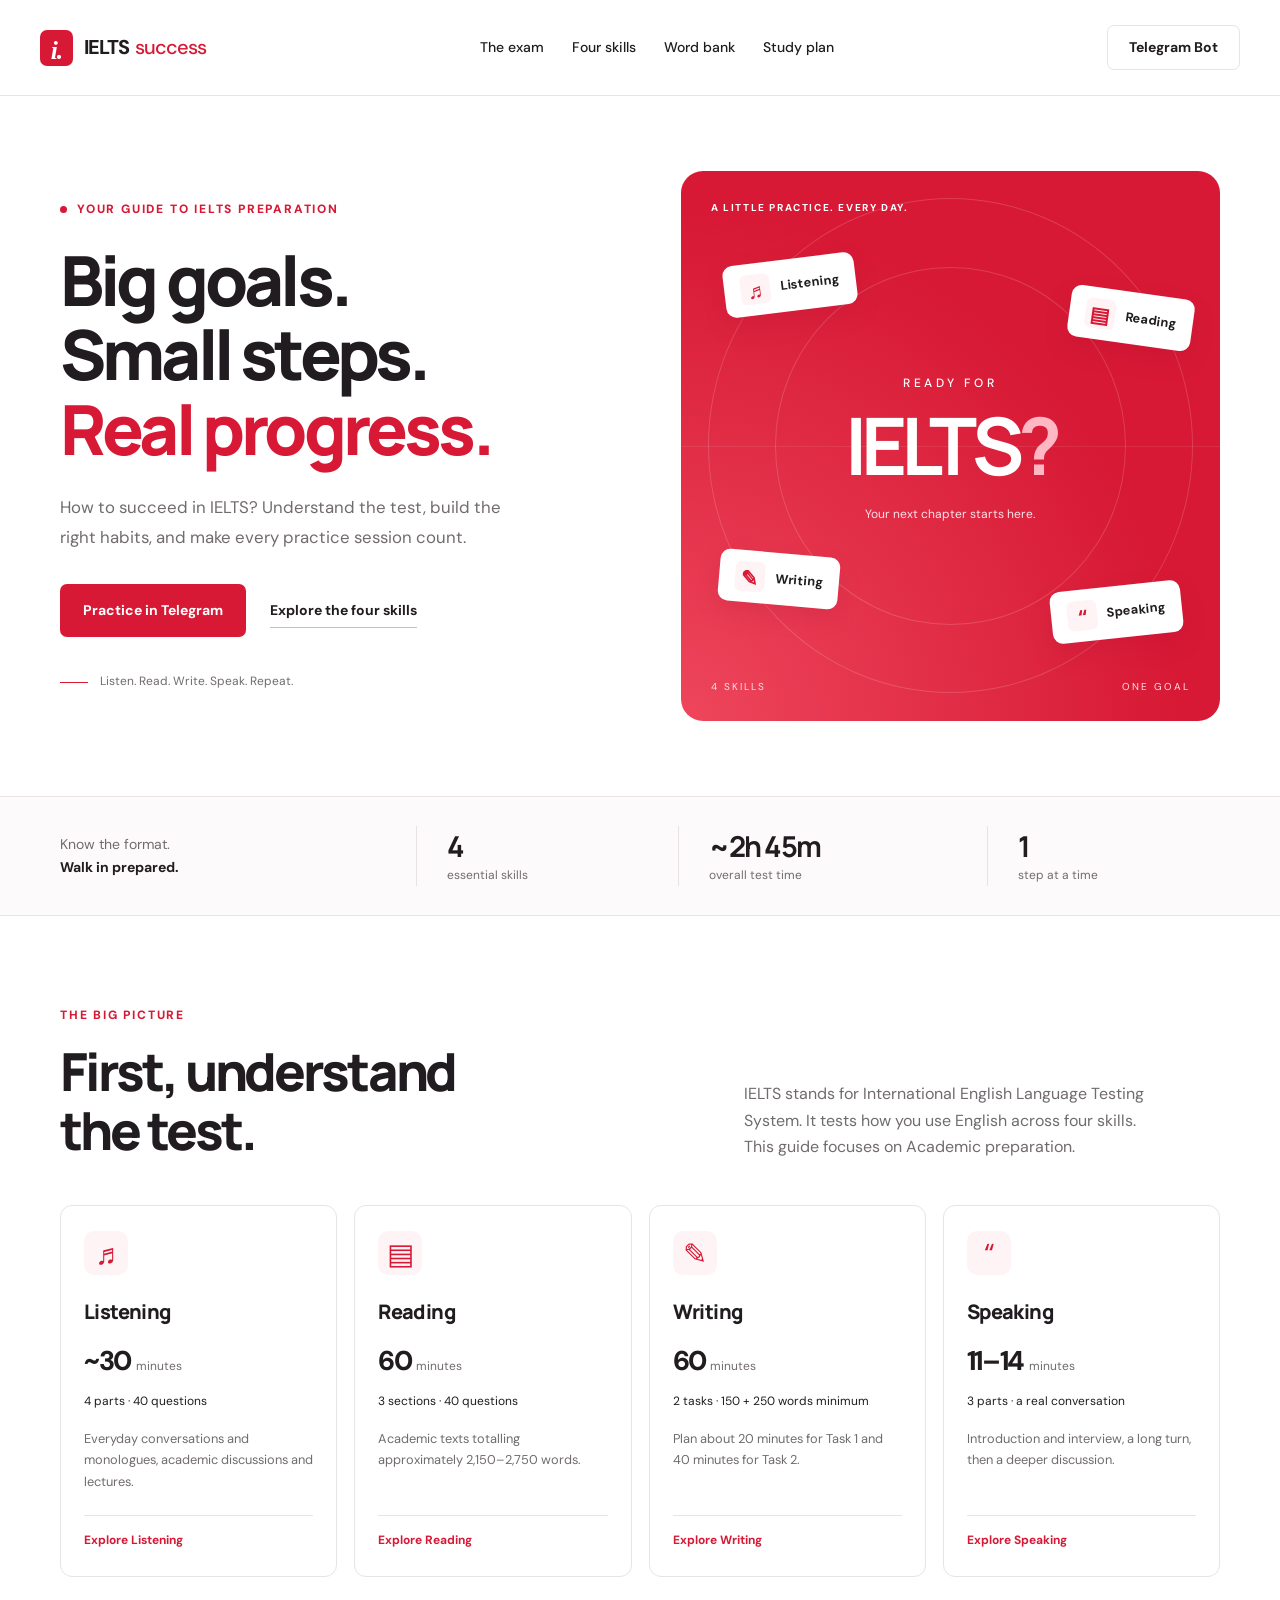
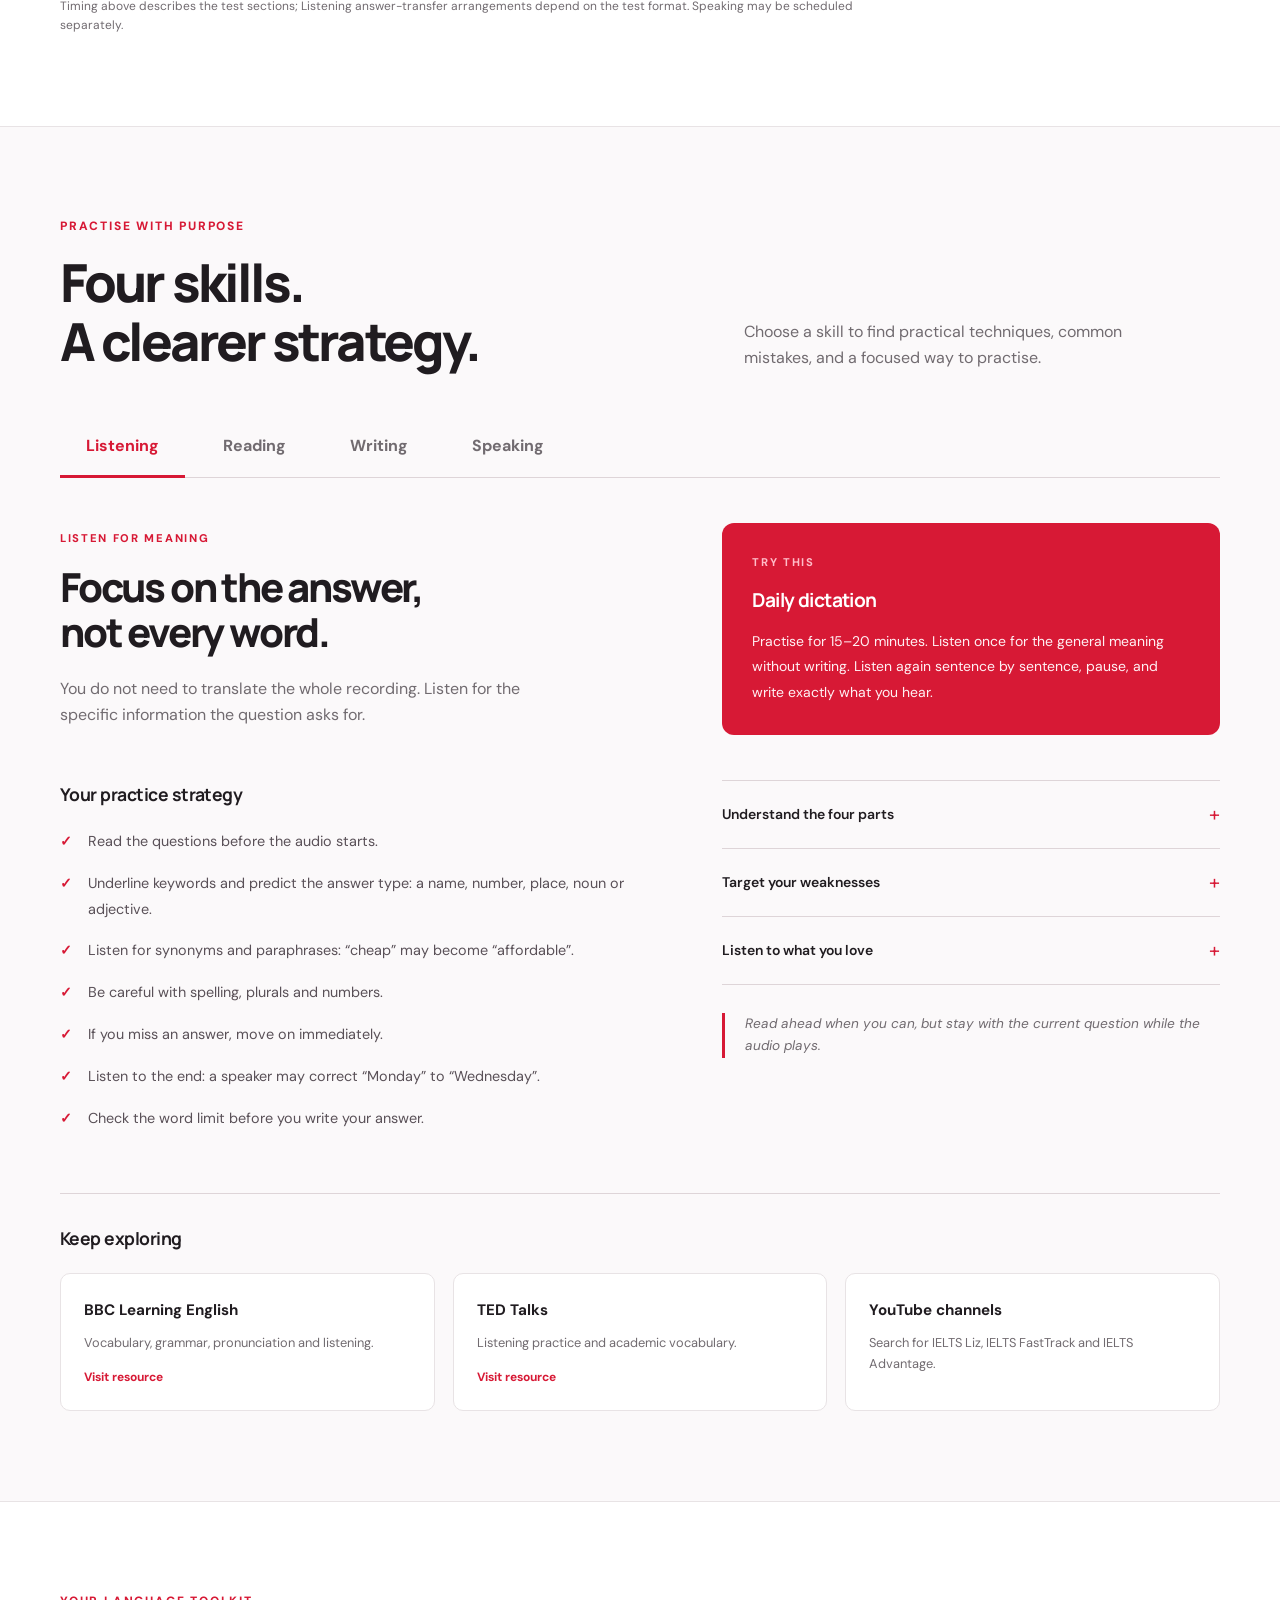
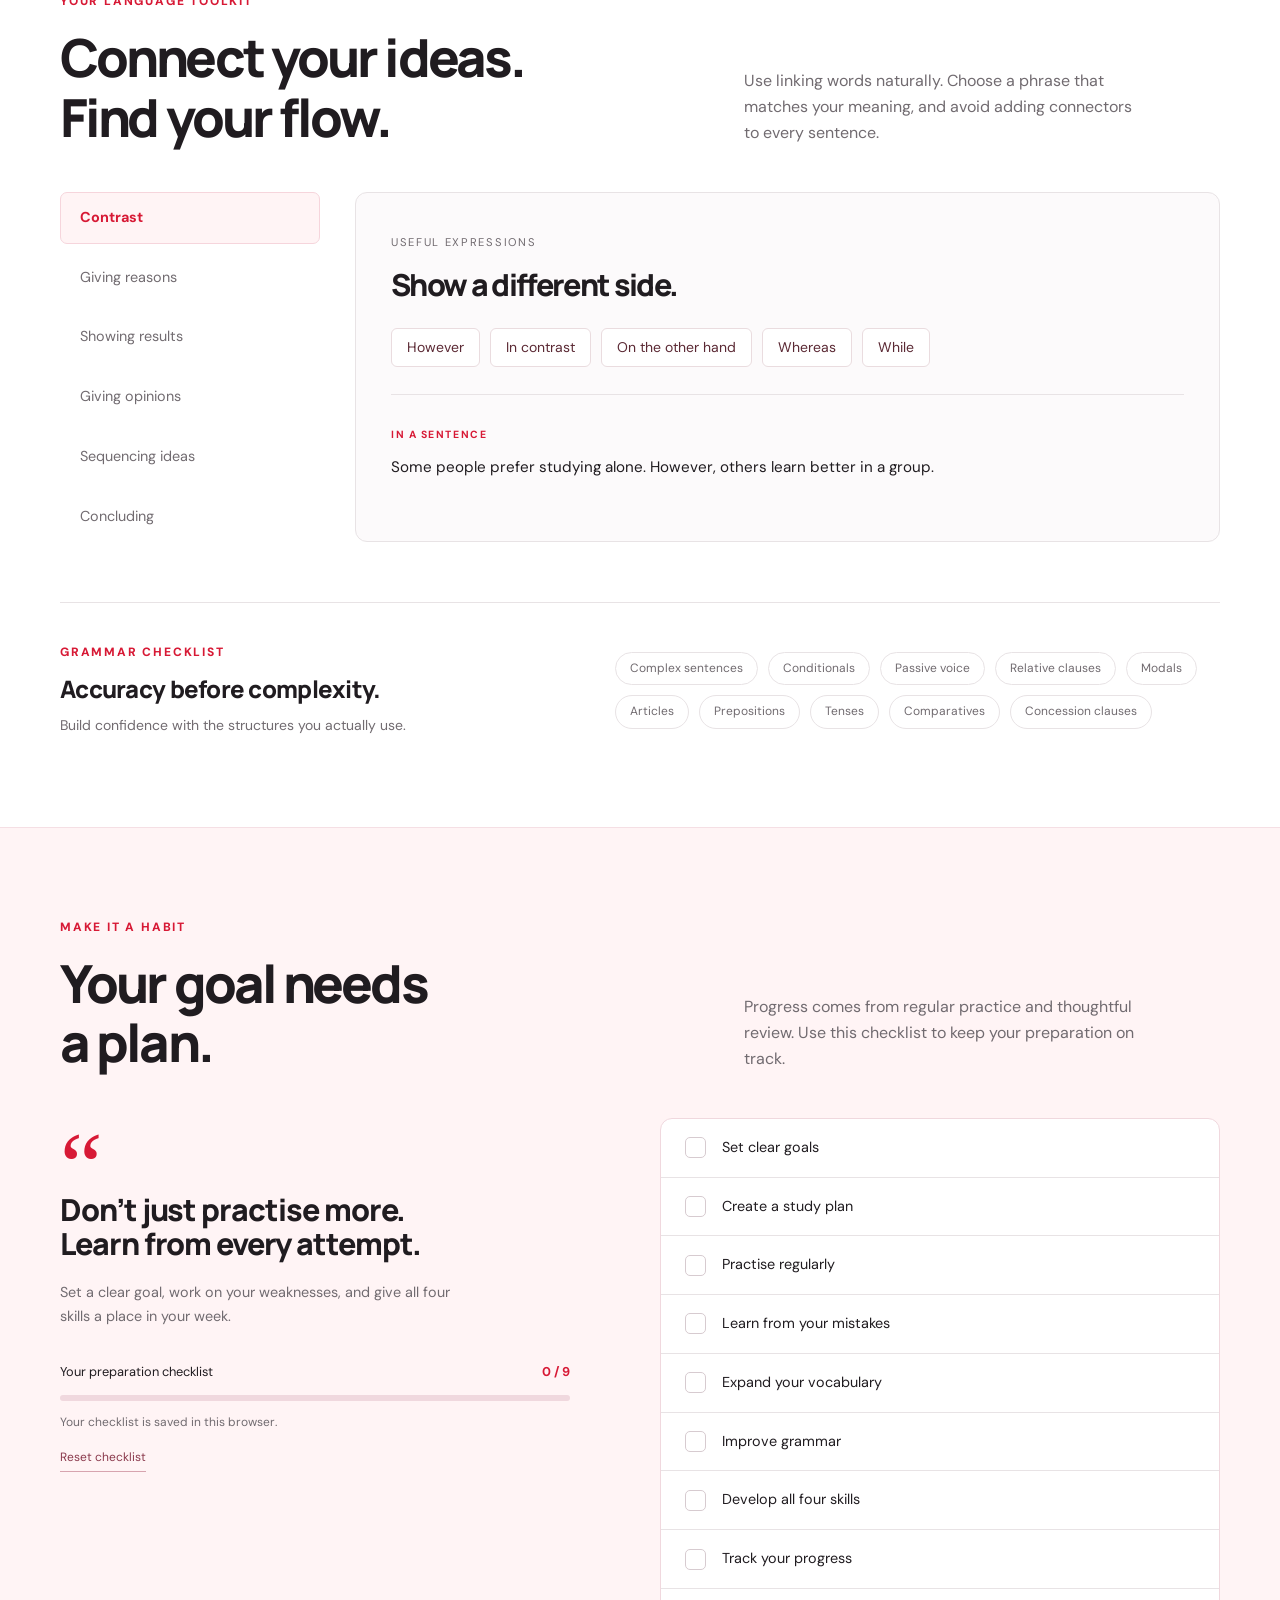
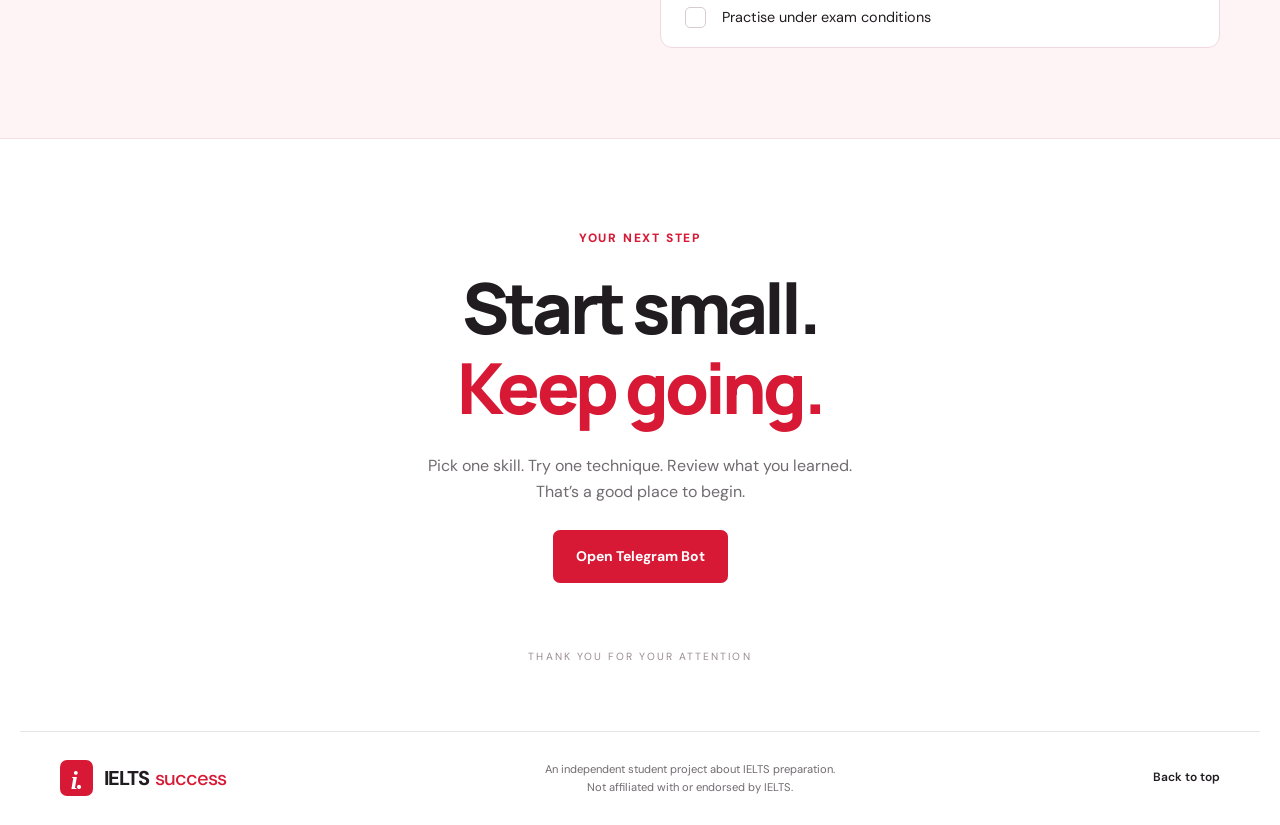
<file: index.html>
<!doctype html>
<html lang="en">
<head><meta charset="UTF-8"><meta name="viewport" content="width=device-width, initial-scale=1"><meta name="theme-color" content="#d71935"><title>IELTS Success — Your preparation starts here</title><meta name="description" content="A practical student guide to IELTS: listening, reading, writing, speaking and the habits that help you improve."><link rel="stylesheet" href="style.css"><script src="app.js" defer></script></head>
<body>
<a class="skip" href="#main">Skip to content</a>
<header><a class="brand" href="#"><span class="brand-icon">i.</span> IELTS<span>success</span></a><nav aria-label="Main navigation"><a href="#about">The exam</a><a href="#skills">Four skills</a><a href="#toolkit">Word bank</a><a href="#plan">Study plan</a></nav><a class="header-cta" href="https://t.me/IELTSuccessBot" target="_blank" rel="noopener noreferrer">Telegram Bot</a></header>
<main id="main">
<section class="hero wrap"><div class="hero-copy"><p class="eyebrow"><span></span> YOUR GUIDE TO IELTS PREPARATION</p><h1>Big goals.<br>Small steps.<br><em>Real progress.</em></h1><p class="intro">How to succeed in IELTS? Understand the test, build the right habits, and make every practice session count.</p><div class="hero-actions"><a class="button" href="https://t.me/IELTSuccessBot" target="_blank" rel="noopener noreferrer">Practice in Telegram</a><a class="text-link" href="#skills">Explore the four skills</a></div><div class="hero-note"><span class="mini-line"></span> Listen. Read. Write. Speak. Repeat.</div></div><div class="hero-art" aria-label="Four skills, one goal: IELTS"><div class="orbit orbit-one"></div><div class="orbit orbit-two"></div><div class="art-label">A LITTLE PRACTICE. EVERY DAY.</div><div class="art-center"><span>READY FOR</span><strong>IELTS<span>?</span></strong><p>Your next chapter starts here.</p></div><div class="floating f-listen"><span class="icon">♬</span> Listening</div><div class="floating f-read"><span class="icon">▤</span> Reading</div><div class="floating f-write"><span class="icon">✎</span> Writing</div><div class="floating f-speak"><span class="icon">“</span> Speaking</div><div class="art-bottom"><span>4 SKILLS</span><span>ONE GOAL</span></div></div></section>
<section class="exam-strip"><div class="wrap strip-inner"><p>Know the format.<br><strong>Walk in prepared.</strong></p><div><strong>4</strong><span>essential skills</span></div><div><strong>~2h 45m</strong><span>overall test time</span></div><div><strong>1</strong><span>step at a time</span></div></div></section>
<section class="section wrap" id="about"><div class="section-heading"><div><p class="eyebrow">THE BIG PICTURE</p><h2>First, understand<br>the test.</h2></div><p>IELTS stands for International English Language Testing System. It tests how you use English across four skills. This guide focuses on Academic preparation.</p></div><div class="format-grid"><a href="#skills" class="format-card" data-open="listening"><span class="format-symbol">♬</span><h3>Listening</h3><div class="card-stat">~30 <span>minutes</span></div><p>4 parts · 40 questions</p><small>Everyday conversations and monologues, academic discussions and lectures.</small><span class="card-link">Explore Listening</span></a><a href="#skills" class="format-card" data-open="reading"><span class="format-symbol">▤</span><h3>Reading</h3><div class="card-stat">60 <span>minutes</span></div><p>3 sections · 40 questions</p><small>Academic texts totalling approximately 2,150–2,750 words.</small><span class="card-link">Explore Reading</span></a><a href="#skills" class="format-card" data-open="writing"><span class="format-symbol">✎</span><h3>Writing</h3><div class="card-stat">60 <span>minutes</span></div><p>2 tasks · 150 + 250 words minimum</p><small>Plan about 20 minutes for Task 1 and 40 minutes for Task 2.</small><span class="card-link">Explore Writing</span></a><a href="#skills" class="format-card" data-open="speaking"><span class="format-symbol">“</span><h3>Speaking</h3><div class="card-stat">11–14 <span>minutes</span></div><p>3 parts · a real conversation</p><small>Introduction and interview, a long turn, then a deeper discussion.</small><span class="card-link">Explore Speaking</span></a></div><p class="fine-print">Timing above describes the test sections; Listening answer-transfer arrangements depend on the test format. Speaking may be scheduled separately.</p></section>
<section class="skills-section" id="skills"><div class="wrap section"><div class="section-heading"><div><p class="eyebrow">PRACTISE WITH PURPOSE</p><h2>Four skills.<br>A clearer strategy.</h2></div><p>Choose a skill to find practical techniques, common mistakes, and a focused way to practise.</p></div><div class="tabs" role="tablist" aria-label="IELTS skills"><button id="tab-listening" role="tab" aria-selected="true" aria-controls="skill-panel" data-skill="listening">Listening</button><button id="tab-reading" role="tab" aria-selected="false" aria-controls="skill-panel" data-skill="reading" tabindex="-1">Reading</button><button id="tab-writing" role="tab" aria-selected="false" aria-controls="skill-panel" data-skill="writing" tabindex="-1">Writing</button><button id="tab-speaking" role="tab" aria-selected="false" aria-controls="skill-panel" data-skill="speaking" tabindex="-1">Speaking</button></div><div id="skill-panel" role="tabpanel" aria-labelledby="tab-listening" tabindex="0"></div></div></section>
<section class="section wrap" id="toolkit"><div class="section-heading"><div><p class="eyebrow">YOUR LANGUAGE TOOLKIT</p><h2>Connect your ideas.<br>Find your flow.</h2></div><p>Use linking words naturally. Choose a phrase that matches your meaning, and avoid adding connectors to every sentence.</p></div><div class="word-layout"><div class="word-filters" aria-label="Phrase categories"><button class="active" data-category="contrast" aria-pressed="true">Contrast</button><button data-category="reasons" aria-pressed="false">Giving reasons</button><button data-category="results" aria-pressed="false">Showing results</button><button data-category="opinions" aria-pressed="false">Giving opinions</button><button data-category="sequence" aria-pressed="false">Sequencing ideas</button><button data-category="conclusion" aria-pressed="false">Concluding</button></div><div class="word-card" id="word-content" aria-live="polite"></div></div><div class="grammar"><div><p class="eyebrow">GRAMMAR CHECKLIST</p><h3>Accuracy before complexity.</h3><p>Build confidence with the structures you actually use.</p></div><div class="grammar-tags"><span>Complex sentences</span><span>Conditionals</span><span>Passive voice</span><span>Relative clauses</span><span>Modals</span><span>Articles</span><span>Prepositions</span><span>Tenses</span><span>Comparatives</span><span>Concession clauses</span></div></div></section>
<section class="plan-section" id="plan"><div class="wrap section"><div class="section-heading"><div><p class="eyebrow">MAKE IT A HABIT</p><h2>Your goal needs<br>a plan.</h2></div><p>Progress comes from regular practice and thoughtful review. Use this checklist to keep your preparation on track.</p></div><div class="plan-layout"><div class="plan-intro"><span class="large-quote">“</span><h3>Don’t just practise more.<br>Learn from every attempt.</h3><p>Set a clear goal, work on your weaknesses, and give all four skills a place in your week.</p><div class="progress-top"><span>Your preparation checklist</span><strong id="progress-label">0 / 9</strong></div><div class="progress-track"><div id="progress-bar"></div></div><p class="save-note" id="save-note">Your checklist is saved in this browser.</p><button class="reset" id="reset-plan">Reset checklist</button></div><div class="checklist" id="checklist"></div></div></div></section>
<section class="closing wrap"><p class="eyebrow">YOUR NEXT STEP</p><h2>Start small.<br><em>Keep going.</em></h2><p>Pick one skill. Try one technique. Review what you learned.<br>That’s a good place to begin.</p><a class="button" href="https://t.me/IELTSuccessBot" target="_blank" rel="noopener noreferrer">Open Telegram Bot</a><div class="thank-you">THANK YOU FOR YOUR ATTENTION</div></section>
</main><footer class="wrap"><a class="brand" href="#"><span class="brand-icon">i.</span> IELTS<span>success</span></a><p>An independent student project about IELTS preparation.<br>Not affiliated with or endorsed by IELTS.</p><a href="#">Back to top</a></footer>
</body></html>
</file>
<file: style.css>
@import url('https://fonts.googleapis.com/css2?family=DM+Sans:wght@400;500;600;700&family=Manrope:wght@400;500;600;700;800&display=swap');
:root{--red:#d71935;--dark:#201c20;--muted:#716b70;--line:#e8e3e5;--pink:#fff4f5;--font:'DM Sans',Arial,sans-serif}*{box-sizing:border-box}html{scroll-behavior:smooth;scroll-padding-top:100px}body{margin:0;font-family:var(--font);color:var(--dark);background:white;line-height:1.65}button,a,input{ -webkit-tap-highlight-color:transparent}button{font:inherit;cursor:pointer}a{color:inherit;text-decoration:none}a,button,input,summary{outline-offset:5px}a:focus-visible,button:focus-visible,input:focus-visible,summary:focus-visible{outline:3px solid var(--red)}h1,h2,h3,h4,p{margin:0}h1,h2,h3,h4{font-family:'Manrope',Arial,sans-serif}h1,h2,h3{line-height:1.13;letter-spacing:-.055em}h2{font-size:clamp(2.3rem,4.1vw,3.7rem);font-weight:800}h3{font-weight:800}p{color:var(--muted)}em{font-style:normal;color:var(--red)}.wrap{max-width:1240px;margin:auto;padding-left:40px;padding-right:40px}.skip{position:fixed;left:15px;top:-100px;background:#fff;z-index:100;padding:12px}.skip:focus{top:10px}header{height:96px;padding:0 40px;max-width:1440px;margin:auto;display:flex;align-items:center;justify-content:space-between;gap:25px;border-bottom:1px solid var(--line)}.brand{display:flex;align-items:center;gap:5px;font-size:1.25rem;letter-spacing:-.045em;font-weight:800;white-space:nowrap}.brand>span:last-child{color:var(--red);font-weight:500}.brand-icon{width:33px;height:36px;background:var(--red);color:white;border-radius:7px;display:grid;place-items:center;margin-right:6px;font-family:Georgia,serif;font-size:1.6rem;font-style:italic}nav{display:flex;gap:28px;font-size:.875rem;font-weight:500}nav a:hover,.text-link:hover,footer>a:last-child:hover{color:var(--red)}.header-cta{padding:10px 21px;border:1px solid var(--line);border-radius:7px;font-size:.875rem;font-weight:700}.header-cta:hover{border-color:var(--red);color:var(--red)}.hero{display:grid;grid-template-columns:1.05fr 1fr;gap:55px;align-items:center;padding-top:75px;padding-bottom:75px}.eyebrow{font-size:.75rem;font-weight:800;letter-spacing:.15em;color:var(--red);margin-bottom:23px}.hero .eyebrow{display:flex;align-items:center;gap:10px}.eyebrow>span{height:7px;width:7px;background:var(--red);border-radius:50%}h1{font-size:clamp(3.2rem,5.4vw,5rem);font-weight:800;line-height:1.08}.intro{max-width:450px;font-size:1.05rem;margin-top:25px;line-height:1.8}.hero-actions{display:flex;align-items:center;gap:24px;margin-top:32px}.button{display:inline-block;border:0;background:var(--red);color:white;border-radius:7px;padding:15px 23px;font-size:.875rem;font-weight:700;transition:background .2s,transform .2s}.button:hover{background:#b80e29;transform:translateY(-2px)}.text-link{font-size:.875rem;font-weight:700;border-bottom:1px solid #c8bdc1;padding:5px 0}.hero-note{display:flex;align-items:center;gap:12px;font-size:.75rem;color:var(--muted);margin-top:35px}.mini-line{height:1px;background:var(--red);width:28px}.hero-art{aspect-ratio:1/1.02;position:relative;background:var(--red);border-radius:22px;overflow:hidden;color:white;background-image:radial-gradient(ellipse at 0 100%,#ee465c,transparent 65%)}.orbit{position:absolute;border:1px solid #ffffff28;border-radius:50%;width:90%;height:90%;left:5%;top:5%}.orbit-two{width:65%;height:65%;left:17.5%;top:17.5%}.hero-art:after{content:'';position:absolute;left:0;right:0;top:50%;border-top:1px solid #ffffff15}.art-label{position:absolute;top:29px;left:30px;font-size:.625rem;letter-spacing:.16em;font-weight:700}.art-center{position:absolute;top:36%;left:0;right:0;text-align:center;z-index:1}.art-center>span{font-size:.75rem;letter-spacing:.3em;font-weight:500}.art-center strong{font-family:'Manrope',Arial,sans-serif;display:block;font-size:clamp(3rem,6.2vw,5.5rem);line-height:1.25;letter-spacing:-.075em}.art-center strong span{color:#ffb7c3}.art-center p{color:#ffe4e9;font-size:.75rem;margin-top:10px}.floating{position:absolute;display:flex;align-items:center;gap:10px;background:white;color:var(--dark);padding:11px 16px;border-radius:10px;font-size:.8rem;font-weight:700;box-shadow:0 10px 25px #990b3020;z-index:2;transform:rotate(-7deg)}.icon{display:grid;place-items:center;background:var(--pink);color:var(--red);font-size:1.3rem;width:30px;height:30px;border-radius:6px}.f-listen{top:16%;left:8%}.f-read{top:22%;right:5%;transform:rotate(8deg)}.f-write{bottom:21%;left:7%;transform:rotate(5deg)}.f-speak{bottom:15%;right:7%;transform:rotate(-6deg)}.art-bottom{position:absolute;bottom:25px;left:30px;right:30px;display:flex;justify-content:space-between;letter-spacing:.2em;font-size:.625rem;color:#ffe0e7}.exam-strip{background:#fcfafb;border-top:1px solid var(--line);border-bottom:1px solid var(--line)}.strip-inner{padding-top:29px;padding-bottom:29px;display:grid;grid-template-columns:1.4fr 1fr 1.2fr 1fr;align-items:center;gap:30px}.strip-inner>p{font-size:.875rem;line-height:1.6}.strip-inner>p strong{color:var(--dark)}.strip-inner>div{display:flex;flex-direction:column;padding-left:30px;border-left:1px solid var(--line)}.strip-inner>div strong{font-size:1.8rem;letter-spacing:-.06em;font-family:'Manrope',sans-serif;line-height:1.4}.strip-inner>div span{font-size:.75rem;color:var(--muted)}.section{padding-top:90px;padding-bottom:90px}.section-heading{display:grid;grid-template-columns:1.25fr 1fr;gap:90px;align-items:end;margin-bottom:45px}.section-heading .eyebrow{margin-bottom:16px}.section-heading>p{max-width:405px;font-size:1rem}.format-grid{display:grid;grid-template-columns:repeat(4,1fr);gap:17px}.format-card{border:1px solid var(--line);padding:25px 23px;border-radius:12px;transition:border-color .2s,transform .2s;display:flex;flex-direction:column}.format-card:hover{border-color:var(--red);transform:translateY(-4px)}.format-symbol{color:var(--red);background:var(--pink);height:44px;width:44px;border-radius:10px;display:grid;place-items:center;font-size:1.8rem;margin-bottom:26px}.format-card h3{font-size:1.25rem;letter-spacing:-.03em;margin-bottom:15px}.card-stat{font-size:1.7rem;font-weight:800;letter-spacing:-.05em}.card-stat span{font-size:.75rem;font-weight:400;letter-spacing:0;color:var(--muted)}.format-card>p{font-size:.75rem;color:var(--dark);margin-top:8px;margin-bottom:16px}.format-card small{font-size:.8rem;color:var(--muted);line-height:1.7}.card-link{display:block;font-size:.75rem;color:var(--red);font-weight:700;border-top:1px solid var(--line);padding-top:15px;margin-top:auto}.format-card small{margin-bottom:22px}.fine-print{font-size:.75rem;margin-top:20px;max-width:800px}.skills-section{background:#fbf9fa;border-top:1px solid var(--line);border-bottom:1px solid var(--line)}.tabs{display:flex;border-bottom:1px solid #ded5d8;margin-bottom:45px;gap:12px}.tabs button{border:0;background:transparent;color:var(--muted);padding:16px 26px;border-bottom:3px solid transparent;font-size:1rem;font-weight:700;margin-bottom:-1px}.tabs button[aria-selected=true]{border-color:var(--red);color:var(--red)}.tabs button:hover{background:var(--pink)}.skill-top{display:grid;grid-template-columns:1.2fr 1fr;gap:65px;margin-bottom:45px;align-items:center}.skill-top h3{font-size:2.5rem;margin-bottom:22px}.skill-top .eyebrow{font-size:.7rem;margin-bottom:16px}.skill-top>div>p:last-child{max-width:510px}.routine{background:var(--red);padding:30px;border-radius:12px;color:white}.routine-label{font-size:.7rem;letter-spacing:.15em;display:block;color:#ffbcc8;font-weight:700;margin-bottom:14px}.routine h4{font-size:1.2rem;letter-spacing:-.03em;margin-bottom:12px}.routine p{font-size:.875rem;line-height:1.8;color:#fff1f4}.skill-body{display:grid;grid-template-columns:1.2fr 1fr;gap:65px}.skill-body h4,.resources h4{font-size:1.1rem;letter-spacing:-.03em;margin-bottom:20px}.strategy{list-style:none;margin:0;padding:0;counter-reset:steps}.strategy li{position:relative;padding-left:28px;margin-bottom:16px;color:#595057;font-size:.9rem;line-height:1.8}.strategy li:before{content:'✓';position:absolute;left:0;color:var(--red);font-weight:700}details{border-bottom:1px solid #ded5d8;padding:17px 0}details:first-child{border-top:1px solid #ded5d8}summary{font-weight:600;font-size:.875rem;list-style:none;cursor:pointer;display:flex;justify-content:space-between;gap:15px;align-items:center}summary::-webkit-details-marker{display:none}summary span{color:var(--red);font-size:1.25rem;font-weight:400}details[open] summary span{transform:rotate(45deg)}details>p{font-size:.875rem;margin-top:14px;padding-right:15px}.skill-note{font-size:.85rem;color:var(--muted);border-left:3px solid var(--red);padding-left:20px;margin-top:28px;font-style:italic}.resources{margin-top:45px;padding-top:30px;border-top:1px solid #ded5d8}.resource-grid{display:grid;grid-template-columns:repeat(3,1fr);gap:18px}.resource-grid>a,.resource-grid>div{background:white;border:1px solid var(--line);padding:23px;border-radius:10px}.resource-grid a:hover{border-color:var(--red)}.resource-grid strong{font-size:.95rem}.resource-grid p{font-size:.8rem;margin-top:8px}.resource-grid span{display:block;color:var(--red);font-size:.75rem;font-weight:700;margin-top:15px}.word-layout{display:grid;grid-template-columns:260px 1fr;gap:35px}.word-filters{display:flex;flex-direction:column;gap:8px}.word-filters button{text-align:left;background:white;border:1px solid transparent;padding:13px 19px;border-radius:7px;font-size:.9rem;color:var(--muted)}.word-filters button.active{background:var(--pink);color:var(--red);font-weight:700;border-color:#f6d5dc}.word-filters button:hover{color:var(--red)}.word-card{background:#fcfafb;border:1px solid var(--line);padding:35px;border-radius:12px}.word-label{font-size:.7rem;letter-spacing:.15em;color:var(--muted)}.word-card h3{font-size:1.9rem;margin:14px 0 25px}.phrase-list{display:flex;flex-wrap:wrap;gap:10px}.phrase-list span{padding:7px 15px;border:1px solid #eadcdf;border-radius:6px;background:white;font-size:.875rem;color:#5b2934}.example{padding-top:25px;margin-top:27px;border-top:1px solid var(--line)}.example>span{font-size:.65rem;letter-spacing:.15em;font-weight:700;color:var(--red)}.example p{font-size:.95rem;margin-top:9px;color:var(--dark)}.grammar{display:grid;grid-template-columns:1fr 1.2fr;gap:50px;border-top:1px solid var(--line);margin-top:60px;padding-top:40px;align-items:center}.grammar .eyebrow{margin-bottom:12px}.grammar h3{font-size:1.5rem;letter-spacing:-.03em}.grammar p:last-child{font-size:.875rem;margin-top:12px}.grammar-tags{display:flex;flex-wrap:wrap;gap:10px}.grammar-tags span{border:1px solid var(--line);border-radius:25px;padding:6px 14px;font-size:.75rem;color:var(--muted)}.plan-section{background:var(--pink);border-top:1px solid #f5dfe4;border-bottom:1px solid #f5dfe4}.plan-layout{display:grid;grid-template-columns:1fr 1.1fr;gap:90px}.large-quote{font-family:Georgia,serif;color:var(--red);font-size:6rem;line-height:1;display:block;height:75px}.plan-intro h3{font-size:1.9rem;letter-spacing:-.035em}.plan-intro>p{margin-top:20px;font-size:.9rem;max-width:400px}.progress-top{display:flex;justify-content:space-between;gap:10px;font-size:.8rem;margin-top:32px}.progress-top strong{color:var(--red)}.progress-track{margin-top:13px;height:6px;background:#f0d8de;border-radius:10px;overflow:hidden}.progress-track>div{height:100%;background:var(--red);transition:width .25s}.plan-intro .save-note{font-size:.75rem;margin-top:12px}.reset{border:0;background:transparent;border-bottom:1px solid #d7a4af;color:#8b3a4d;padding:3px 0;font-size:.75rem;margin-top:12px}.checklist{background:white;border:1px solid #f0d8de;border-radius:12px;overflow:hidden}.check-item{display:flex;gap:16px;position:relative;align-items:center;cursor:pointer;padding:17px 24px;border-bottom:1px solid var(--line);font-size:.9rem}.check-item:last-child{border:0}.check-item input{position:absolute;opacity:0;height:22px;width:22px;left:24px}.custom-check{border:1px solid #d7cbd0;width:21px;height:21px;border-radius:5px;flex-shrink:0;display:grid;place-items:center}.check-item input:checked+.custom-check{background:var(--red);border-color:var(--red)}.check-item input:checked+.custom-check:after{content:'✓';color:white;font-size:.875rem}.check-item input:checked~span:last-child{color:#9c737e;text-decoration:line-through}.check-item input:focus-visible+.custom-check{outline:3px solid var(--red);outline-offset:4px}.closing{text-align:center;padding-top:90px;padding-bottom:65px}.closing h2{font-size:clamp(3rem,5.5vw,5rem)}.closing>p:not(.eyebrow){margin:25px 0}.closing .eyebrow{margin-bottom:20px}.thank-you{font-size:.65rem;letter-spacing:.2em;color:#9b8c93;margin-top:65px}footer{display:flex;align-items:center;justify-content:space-between;border-top:1px solid var(--line);padding-top:28px;padding-bottom:28px;gap:30px}footer p{font-size:.7rem;text-align:center}footer>a:last-child{font-size:.75rem;font-weight:600}
@media(min-width:1600px){header{max-width:1360px}.hero{padding-top:95px;padding-bottom:95px}}@media(max-width:1050px){header{padding:0 24px}nav{gap:16px}.wrap{padding-left:28px;padding-right:28px}.hero{gap:30px}h1{font-size:3.6rem}.hero-actions{gap:16px;flex-wrap:wrap}.format-grid{grid-template-columns:repeat(2,1fr)}.section-heading{gap:50px}.skill-top,.skill-body{gap:35px}.f-listen{left:5%}.f-read{right:4%}.floating{padding:8px 10px;font-size:.7rem}.floating .icon{height:25px;width:25px}.plan-layout{gap:45px}.word-layout{grid-template-columns:220px 1fr}.word-card{padding:28px}}@media(max-width:760px){html{scroll-padding-top:25px}header{height:auto;min-height:80px;padding:20px;flex-wrap:wrap;gap:17px}.brand{font-size:1.1rem}.brand-icon{height:30px;width:28px;font-size:1.3rem}.header-cta{margin-left:auto;padding:8px 13px;font-size:.75rem}nav{order:3;justify-content:space-between;width:100%;font-size:.8rem;padding-top:10px;border-top:1px solid var(--line);gap:12px}.hero{grid-template-columns:1fr;padding-top:40px;padding-bottom:40px;gap:36px}.wrap{padding-left:22px;padding-right:22px}.hero .eyebrow{font-size:.6rem;letter-spacing:.12em}h1{font-size:clamp(3.1rem,11vw,5rem)}.intro{font-size:1rem}.hero-note{margin-top:25px}.hero-art{max-width:500px;width:100%;margin:auto;aspect-ratio:1.12}.art-center strong{font-size:4.5rem}.art-center{top:34%}.floating{font-size:.8rem;padding:9px 13px}.art-label{font-size:.6rem;top:20px;left:22px}.art-bottom{bottom:18px;left:22px;right:22px}.strip-inner{grid-template-columns:1fr 1fr;gap:24px;padding-top:25px;padding-bottom:25px}.strip-inner>div{padding-left:18px}.strip-inner>div strong{font-size:1.5rem}.section{padding-top:55px;padding-bottom:55px}.section-heading{grid-template-columns:1fr;gap:20px;margin-bottom:30px}.section-heading>p{max-width:none;font-size:.95rem}h2{font-size:2.6rem}.format-grid{gap:12px}.format-card{padding:20px 16px}.format-card h3{font-size:1.1rem}.card-stat{font-size:1.5rem}.card-stat span{display:block;font-size:.7rem}.format-symbol{margin-bottom:20px}.format-card>p{font-size:.75rem}.format-card small{font-size:.75rem}.tabs{gap:0;margin-bottom:30px;justify-content:space-between}.tabs button{font-size:.8rem;padding:13px 9px}.skill-top,.skill-body{grid-template-columns:1fr;gap:28px}.skill-top h3{font-size:2rem}.skill-top{margin-bottom:30px}.routine{padding:24px}.resource-grid{grid-template-columns:1fr;gap:12px}.resource-grid>a,.resource-grid>div{padding:20px}.word-layout{grid-template-columns:1fr;gap:20px}.word-filters{flex-direction:row;flex-wrap:wrap;gap:5px}.word-filters button{padding:8px 12px;font-size:.8rem;border-color:var(--line)}.word-card{padding:24px}.word-card h3{font-size:1.6rem}.phrase-list{gap:8px}.phrase-list span{font-size:.8rem;padding:7px 11px}.grammar{grid-template-columns:1fr;gap:25px;margin-top:40px;padding-top:30px}.plan-layout{grid-template-columns:1fr;gap:30px}.plan-intro h3{font-size:1.7rem}.check-item{padding:16px 18px}.check-item input{left:18px}.closing{padding-top:60px;padding-bottom:40px}.closing>p:not(.eyebrow){font-size:.9rem}.thank-you{margin-top:40px}footer{flex-wrap:wrap;justify-content:space-between;padding-top:25px;padding-bottom:25px;gap:20px}footer p{order:3;text-align:left;width:100%}.hero-actions .button{font-size:.8rem;padding:14px 17px}.hero-actions .text-link{font-size:.8rem}}@media(prefers-reduced-motion:reduce){html{scroll-behavior:auto}*,*:before,*:after{transition:none!important}}
</file>
